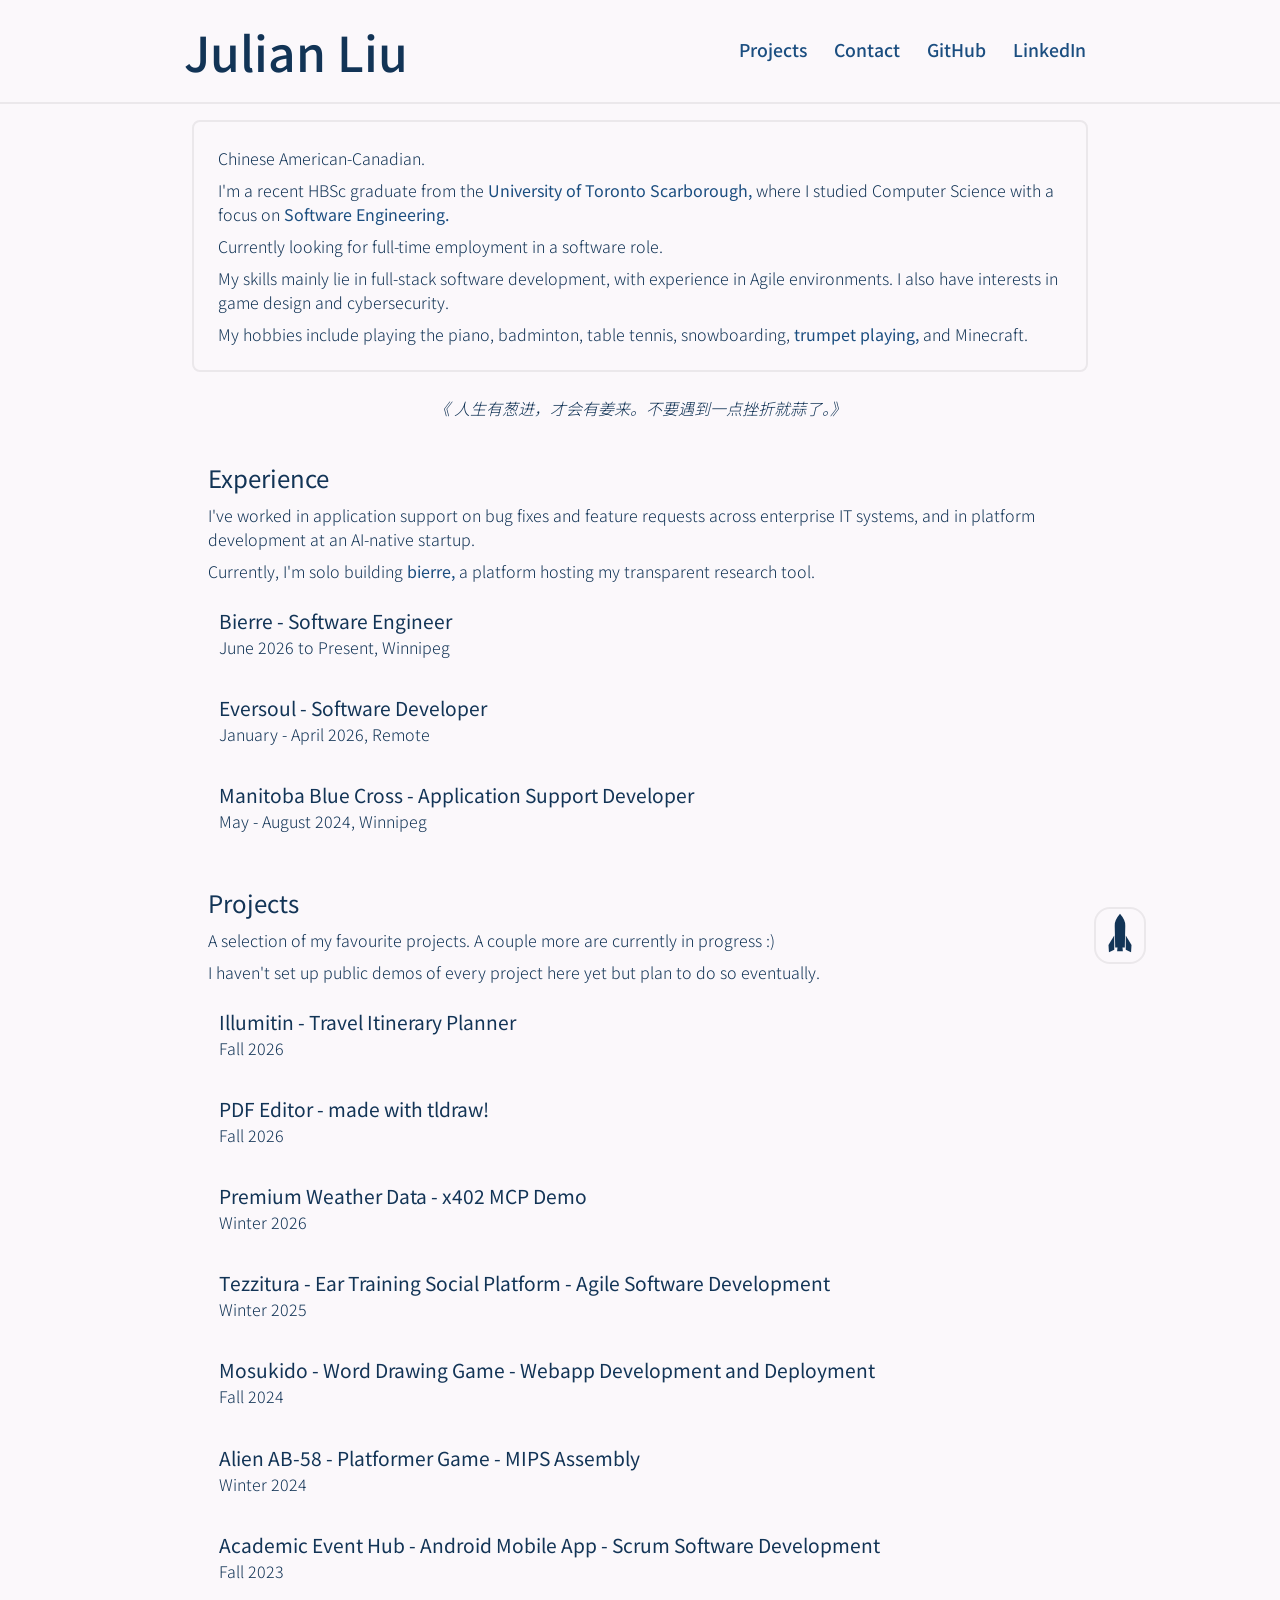
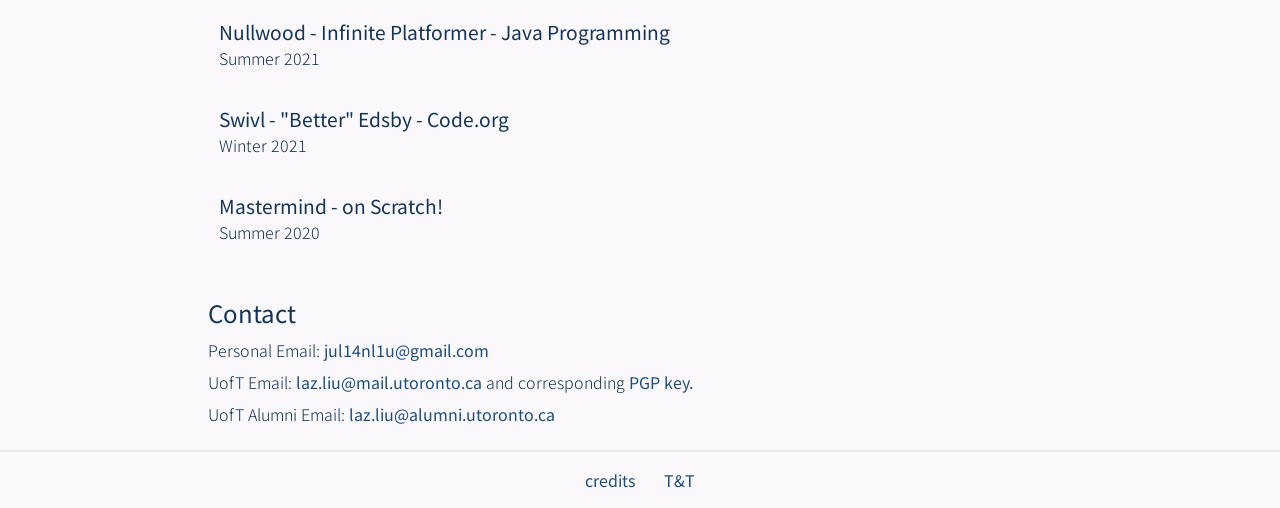
<file: index.html>
<!doctype html>
<html>
  <head>
    <meta charset="utf-8" />
    <title>Julian Liu</title>
    <link rel="icon" type="image/svg" href="favicon/favicon.svg?">
    <link rel="preconnect" href="https://fonts.googleapis.com">
    <link rel="preconnect" href="https://fonts.gstatic.com" crossorigin>
    <link href="https://fonts.googleapis.com/css2?family=Noto+Sans+SC:wght@100..900&display=swap" rel="stylesheet">
    <link href="style/main.css" rel="stylesheet" type="text/css" />
    <script type="module" src="js/index.mjs"></script>
  </head>
  <body>
    <header id="page-header">
      <div id="header-content">
        <a href="./" id="title">
          <span class="gradient-title">Julian Liu</span>
        </a>
        <div id="nav">
          <a href="#projects" class="nav-item">Projects</a>
          <a href="#contact" class="nav-item">Contact</a>
          <a href="https://github.com/jl141" target="_blank" class="nav-item">GitHub</a>
          <a href="https://linkedin.com/in/lazjl" target="_blank" class="nav-item">LinkedIn</a>
        </div>
      </div>
    </header>
    <main>
      <section class="intro border">
        <p>Chinese American-Canadian.</p>
        <p>
          I'm a recent HBSc graduate from the 
          <a href="https://www.utsc.utoronto.ca/home/" target="_blank">
            University of Toronto Scarborough,
          </a>
          where I studied Computer Science with a focus on
          <a href="https://utsc.calendar.utoronto.ca/specialist-program-computer-science-software-engineering-stream-science-scspe0795" target="_blank">
            Software Engineering.
          </a>
        </p>
        <p>
          Currently looking for full-time employment in a software role.
        </p>
        <p>
          My skills mainly lie in full-stack software development, with experience in Agile environments.
          I also have interests in game design and cybersecurity. 
        </p>
        <p>
          My hobbies include playing the piano, badminton, table tennis, snowboarding,
          <a href="https://youtu.be/ExcPNAfu9VY?si=Gp5NIS3M0Ign_WTQ&t=7467" target="_blank">
            trumpet playing,
          </a>
          and Minecraft.
        </p>
      </section>
      <section>
        <p class="quote-tl">
          <span class="quote-zh">《 人生有葱进，才会有姜来。不要遇到一点挫折就蒜了。》</span>
          <span class="quote-en">
            "Life is like a journey where you need both scallions and ginger to grow.
            Don't give up at the first sign of garlic."
          </span>
        </p>
      </section>
      <section>
        <h3 id="experience">Experience</h3>
        <p>
          I've worked in application support on bug fixes and feature requests across enterprise IT systems,
          and in platform development at an AI-native startup. 
        </p>
        <p>
          Currently, I'm solo building
          <a href="https://bierre.ca" target="_blank">bierre,</a> 
          a platform hosting my transparent research tool.
        </p>
        <article>
          <header>
            <h4>Bierre - Software Engineer</h4>
            <time>June 2026 to Present, Winnipeg</time>
          </header>
          <details name="experience">
            <summary></summary>
            <ul>
              <li>Designed and built a scholarly research platform for transparent search & ranking. </li>
              <li>Engineered a smart search pipeline that uses open-source libraries to help rank research papers based on the user's research domain, while noting important metrics: citation count, impact factor.</li>
              <li>Two-service system, deployed with Docker on a self-managed AWS Lightsail VM, plus an Nginx reverse proxy for per-route rate limiting.</li>
              <li>Planned development work by writing PRDs and implementation plans to scope and chunk features, then directed iterative Claude Code/GitHub Copilot sessions using custom skills to enforce brevity, Python code quality, modularity, and complete testing.</li>
              <li>Integrated Sentry for observability, which pinpointed erroneous logic and slow endpoints.</li>
            </ul>
          </details>
        </article>
        <article>
          <header>
            <h4>Eversoul - Software Developer</h4>
            <time> January - April 2026, Remote</time>
          </header>
          <details name="experience">
            <summary></summary>
            <ul>
              <li>Designed and built a product site from a Figma design to an Azure App Service deployment. React app with the Vite framework, backed by an ASP.NET Core REST API written in C#. </li>
              <li>Integrated Azure AI services to create live conversational avatars with custom cloned voices.</li>
              <li>Implemented a PWA enabling Android/iOS mobile installation and app-like access to the platform.</li>
            </ul>
          </details>
        </article>
        <article>
          <header>
            <h4>Manitoba Blue Cross - Application Support Developer</h4>
            <time>May - August 2024, Winnipeg</time>
          </header>
          <details name="experience">
            <summary></summary>
            <ul>
              <li>Modified student healthcare enrolment file processing to process several files per job, improving AWS ECS container compute utilization by 4.5 times. </li>
              <li>Resolved field-population defects in enrolment reports, working with the reporting analyst to ensure accurate, up-to-date data for the Member Services team.</li>
              <li>Redesigned employee salary table UI with input from business users and the application support team, giving Underwriting Department staff a clear view of salary changes.</li>
            </ul>
          </details>
        </article>
      </section>
      <section>
        <h3 id="projects">Projects</h3>
        <p>A selection of my favourite projects. A couple more are currently in progress :)</p>
        <p>I haven't set up public demos of every project here yet but plan to do so eventually.</p>
        <article>
          <header>
            <h4>Illumitin - Travel Itinerary Planner</h4>
            <time>Fall 2026</time>
          </header>
          <details name="projects">
            <summary></summary>
            <ul>
              <li>Illumitin is a dedicated itinerary planner tool, for those who take pride in clear travel plans.</li>
              <li>You <i>could</i> plan with Google Docs or Notes apps, but Illumitin provides a pretty UI and traveler-focused tools.</li>
              <li>Link to site: <a href="https://illumitin.com/" target="_blank">Illumitin</a></li>
              <li>Teammate: Kyleen Zhang</li>
            </ul>
          </details>
        </article>
        <article>
          <header>
            <h4>PDF Editor - made with tldraw!</h4>
            <time>Fall 2026</time>
          </header>
          <details name="projects">
            <summary></summary>
            <ul>
              <li>Extended tldraw's <a href="https://tldraw.dev/examples/pdf-editor" target="_blank">PDF Editor example</a> to support saved edits, scratch pages, page previews, and more.</li>
              <li>Currently helps me teach math online, and would have been very nice to have during my studies.</li>
              <li>Link to site: <a href="https://tldraw-pdf.vercel.app/" target="_blank">tldraw PDF Editor</a></li>
              <li>Link to repo: <a href="https://github.com/jl141/tldraw-pdf" target="_blank">GitHub</a></li>
            </ul>
          </details>
        </article>
        <article>
          <header>
            <h4>Premium Weather Data - x402 MCP Demo</h4>
            <time>Winter 2026</time>
          </header>
          <details name="projects">
            <summary></summary>
            <ul>
              <li>Built an MCP/HTTP server in Python that implements the x402 payment protocol to enable programmatic access to paywalled data; usable by AI agents without API keys or account setups.</li>
              <li>Developed a live demo environment with Postman request flows and Claude Desktop tool integration to demonstrate the x402 payment flow for a class of computer science students.</li>
              <li>Team members: Auric Zhou, Matthew Iannantuono</li>
              <li>Slide deck: <a href="https://docs.google.com/presentation/d/1dpUEM1m-TKAj4nFKY8c3G9AsPIOtOPaRhTEVj_5yyGg/edit?usp=drive_link" target="_blank">Google Slides</a></li>
            </ul>
          </details>
        </article>
        <article>
          <header>
            <h4>Tezzitura - Ear Training Social Platform - Agile Software Development</h4>
            <time>Winter 2025</time>
          </header>
          <details name="projects">
            <summary></summary>
            <ul>
              <li>Led a team of five as Scrum Master to develop a real-time multiplayer ear training platform. Presented demos and deliverables over 4 sprints and organized the final class presentation.</li>
              <li>Built a CI/CD pipeline with GitHub Actions that caught multiple bugs before they made it to production.</li>
              <li>Designed and implemented the ear training exercise feature in the React frontend using <a href="https://tonejs.github.io" target="_blank">Tone.js</a> to produce instrument sounds and Tailwind CSS for an interactive keyboard.</li>
              <li>Team members: Weichun (Peter) Liu, Zixuan Ling, Ishtiaque Walid, Mingyuan Zhao</li>
            </ul>
          </details>
        </article>
        <article>
          <header>
            <h4>Mosukido - Word Drawing Game - Webapp Development and Deployment</h4>
            <time>Fall 2024</time>
          </header>
          <details name="projects">
            <summary></summary>
            <ul>
              <li>Designed and built a multiplayer online drawing game, where players "draw" prompts using text.</li>
              <li>Webapp comprised of an Angular frontend written in Typescript, served by a Go JSON-RPC API and MongoDB.</li>
              <li><a href="https://konvajs.org" target="_blank">Konva</a> for HTML Canvas support, WebRTC for event broadcasting, JWT authentication for user login security.</li>
              <li>Deployment was done on a Google Cloud Linux VM by containerizing the application with Docker Compose and serving it with an <a href="https://hub.docker.com/r/jwilder/nginx-proxy" target="_blank">automated Nginx reverse proxy.</a></li>
              <li>Teammate: Weichun (Peter) Liu</li>
            </ul>
          </details>
        </article>
        <article>
          <header>
            <h4>Alien AB-58 - Platformer Game - MIPS Assembly</h4>
            <time>Winter 2024</time>
          </header>
          <details name="projects">
            <summary></summary>
            <ul>
              <li>Programmed from scratch a solo platformer game, where the player attempts to destroy an alien boss with lazers.</li>
              <li>Development was done with the MARS MIPS simulator: <a href="https://dpetersanderson.github.io" target="_blank">https://dpetersanderson.github.io</a></li>
              <li>Demo video here: <a href="https://youtu.be/_EmWmvpCbSA?si=ozYpl4ls8lYSOeKL" target="_blank">YouTube</a></li>
            </ul>
          </details>
        </article>
        <article>
          <header>
            <h4>Academic Event Hub - Android Mobile App - Scrum Software Development</h4>
            <time>Fall 2023</time>
          </header>
          <details name="projects">
            <summary></summary>
            <ul>
              <li>With a group of classmates and following Scrum methodology, developed a mobile Android app designed to communicate and organize event scheduling, signups, and notifications between instructors and students.</li>
              <li>I primarily worked on the event exploration, RSVP, and rating features.</li>
              <li>Used Java in Android Studio to build the application, Git & GitHub for version control, Jira for user story management, and Google Firebase for the database.</li>
              <li>Team members: Isaiah Huska, Qinyun (Cari) Cai, Siyun (Sylvie) Gu, Darren Guerina</li>
            </ul>
          </details>
        </article>
        <article>
          <header>
            <h4>Nullwood - Infinite Platformer - Java Programming</h4>
            <time>Summer 2021</time>
          </header>
          <details name="projects">
            <summary></summary>
            <ul>
              <li>"You meet a mysterious twerp at a pub, who tells you of an old legend... There is said to be a sacred treasure of otherworldy riches held deep inside Nullwood. You, being a skilled warrior who has mastered magic and swordfighting, are unafraid to venture into the unknowns of Nullwood to claim the treasure..."</li>
              <li>Player run and jump from platform to platform, slashing their sword and casting offensive spells to defeat enemies in their path.</li>
              <li>The first platformer I made was cheesable: holding the space bar would prevent the small slime enemies from being able to charge their bite attack. This means the player could hold the space bar until all slimes have spawned, then kill them all at once with a couple AOE sword slashes.</li>
              <li>I made sure Nullwood wouldn't be cheesable: the player can run past enemies without getting hit by a melee attack, but overtaken enemies would begin launching offensive spells of their own, making it impossible for the player to get far without being overwhelmed by a wall of spellshots.</li>
              <li>Written in Java, developed in the <a href="https://www.greenfoot.org/door" target="_blank">Greenfoot</a> IDE.</li>
              <li>"Animated Pixel Adventurer" sprites from rvros on itch.io: <a href="https://rvros.itch.io/" target="_blank">https://rvros.itch.io/</a></li>
            </ul>
          </details>
        </article>
        <article>
          <header>
            <h4>Swivl - "Better" Edsby - Code.org</h4>
            <time>Winter 2021</time>
          </header>
          <details name="projects">
            <summary></summary>
            <ul>
              <li>The assignment was to create an online shop. Instead, I thought I was pro and decided to build a "better" version of <a href="https://www.edsby.com" target="_blank">Edsby</a>, the learning management platform that my high school was using to organize class information in the pivot to online education. It was harder than I thought, so I ended up empathizing with the creators of Edsby.</li>
              <li>Written with Javascript in Code.org's App Lab. Some functions became deprecated so my live messaging no longer works, but I was quite proud of it. I also had class bulletin boards, and charts to map out student assessment performance.</li>
              <li>Link to app here: <a href="https://studio.code.org/projects/applab/951e17b0-c501-4ecd-9e44-e7f13c862ee0" target="_blank">Code.org App Lab.</a> Log in as <code>demomember</code> with password <code>memberpassword</code> to explore a small demo of this old project :)</li>
            </ul>
          </details>
        </article>
        <article>
          <header>
            <h4>Mastermind - on Scratch!</h4>
            <time>Summer 2020</time>
          </header>
          <details name="projects">
            <summary></summary>
            <ul>
              <li>I had a short obsession with playing Mastermind, the legendary code-breaking game, but couldn't go to my friend's house to play due to COVID-19. Scratch to the rescue! Play here: <a href="https://scratch.mit.edu/projects/408095679/" target="_blank">https://scratch.mit.edu/projects/408095679/</a></li>
            </ul>
          </details>
        </article>
    </section>
    <section>
      <h3 id="contact">Contact</h3>
      <p>Personal Email: <a href="mailto:jul14nl1u@gmail.com">jul14nl1u@gmail.com</a></p>
      <p>UofT Email: <a href="mailto:laz.liu@mail.utoronto.ca">laz.liu@mail.utoronto.ca</a> and corresponding <a href="https://keys.openpgp.org/search?q=laz.liu@mail.utoronto.ca" target="_blank">PGP key.</a></p>
      <p>UofT Alumni Email: <a href="mailto:laz.liu@alumni.utoronto.ca">laz.liu@alumni.utoronto.ca</a></p>
    </section>
    </main>
    <a href="#" id="recall">
      <img src="icons/rocket.svg" height="48">
    </a>
    <footer>
      <a href="./credits.html">credits</a>
      <a href="./tnt.html">T&T</a>
    </footer>
  </body>
</html>
</file>
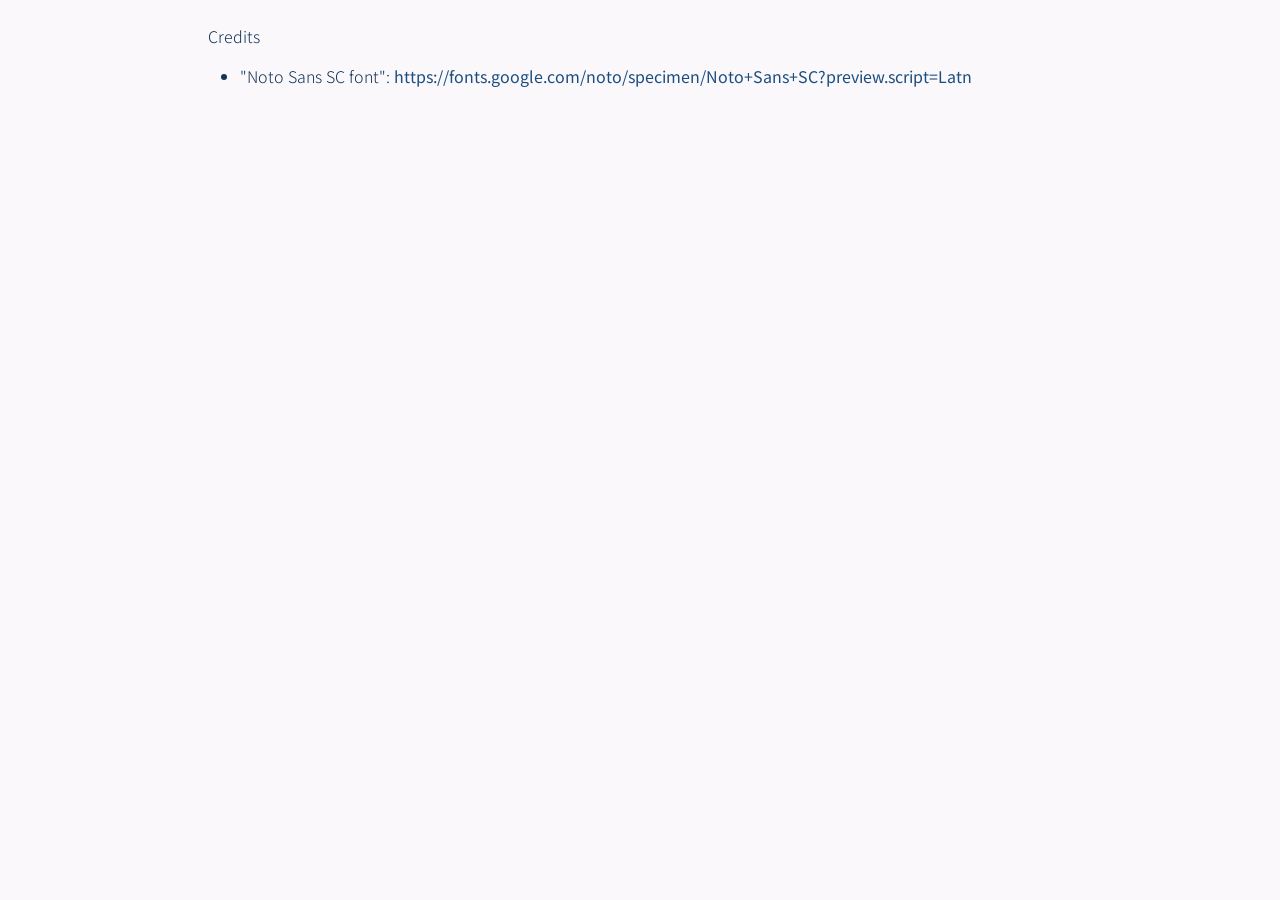
<file: credits.html>
<!doctype html>
<html>
  <head>
    <meta charset="utf-8" />
    <title>Julian Liu</title>
    <link rel="preconnect" href="https://fonts.googleapis.com">
    <link rel="preconnect" href="https://fonts.gstatic.com" crossorigin>
    <link href="https://fonts.googleapis.com/css2?family=Noto+Sans+SC:wght@100..900&display=swap" rel="stylesheet">
    <link href="style/main.css" rel="stylesheet" type="text/css" />
    <script type="module" src="js/index.mjs"></script>
  </head>
  <body>
    <main>
      <section>
        <p class="section-title">Credits</p>
        <ul>
          <li>"Noto Sans SC font": <a href="https://fonts.google.com/noto/specimen/Noto+Sans+SC?preview.script=Latn">https://fonts.google.com/noto/specimen/Noto+Sans+SC?preview.script=Latn</a></li>
        </ul>
      </section>
    </main>
  </body>
</html>
</file>
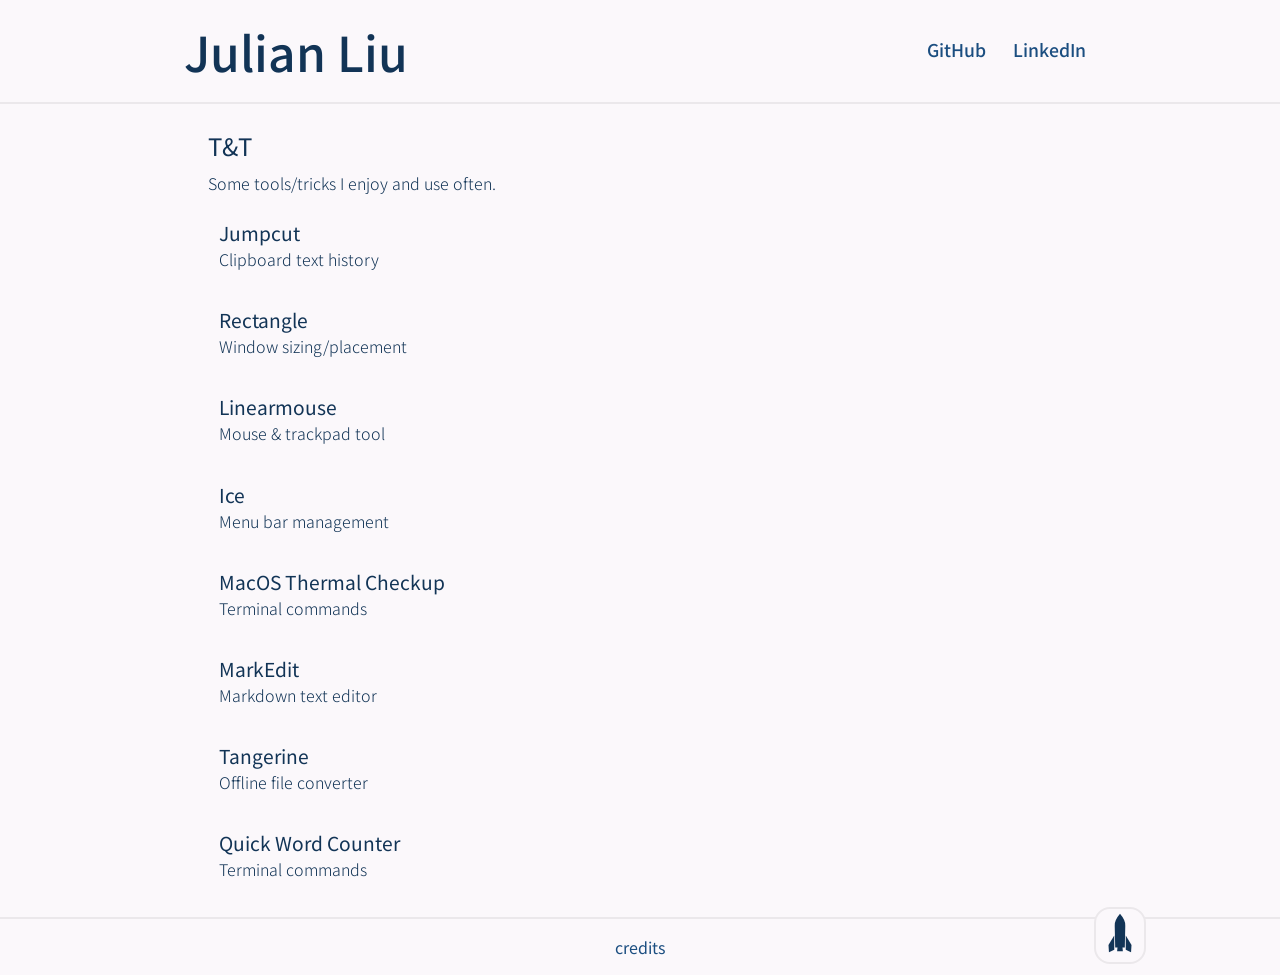
<file: tnt.html>
<!doctype html>
<html>
  <head>
    <meta charset="utf-8" />
    <title>Julian Liu</title>
    <link rel="icon" type="image/svg" href="favicon/favicon.svg?">
    <link rel="preconnect" href="https://fonts.googleapis.com">
    <link rel="preconnect" href="https://fonts.gstatic.com" crossorigin>
    <link href="https://fonts.googleapis.com/css2?family=Noto+Sans+SC:wght@100..900&display=swap" rel="stylesheet">
    <link href="style/main.css" rel="stylesheet" type="text/css" />
    <script type="module" src="js/index.mjs"></script>
  </head>
  <body>
    <header id="page-header">
      <div id="header-content">
        <a href="./" id="title">
          <span class="gradient-title">Julian Liu</span>
        </a>
        <div id="nav">
          <a href="https://github.com/jl141" target="_blank" class="nav-item">GitHub</a>
          <a href="https://linkedin.com/in/lazjl" target="_blank" class="nav-item">LinkedIn</a>
        </div>
      </div>
    </header>
    <main>
      <section>
        <h3 id="notes">T&T</h3>
        <p>
          Some tools/tricks I enjoy and use often.
        </p>
        <article>
          <header>
            <h4>Jumpcut</h4>
            <time>Clipboard text history</time>
          </header>
          <details name="experience">
            <summary></summary>
            <ul>
              <li>Simple MacOS clipboard history.</li>
              <li>I only need clipboard history for text. Maybe I'll hack this or switch to something else if I end up needing image support.</li>
              <li>Link to site: <a href="https://snark.github.io/jumpcut/" target="_blank">Jumpcut</a></li>
            </ul>
          </details>
        </article>
        <article>
          <header>
            <h4>Rectangle</h4>
            <time>Window sizing/placement</time>
          </header>
          <details name="experience">
            <summary></summary>
            <ul>
              <li>Offers straightforward keybinds to resize and move windows around. Can also easily move windows across multiple displays.</li>
              <li>Cleaner than manual resizing and faster than MacOS's built-in resize menu.</li>
              <li>Link to site: <a href="https://rectangleapp.com" target="_blank">Rectangle</a></li>
            </ul>
          </details>
        </article>
        <article>
          <header>
            <h4>Linearmouse</h4>
            <time>Mouse & trackpad tool</time>
          </header>
          <details name="experience">
            <summary></summary>
            <ul>
              <li>I enjoy pointer acceleration when I'm using my Macbook's trackpad. I do not enjoy it when I'm trying to play Osu or Minecraft.</li>
              <li>Linearmouse offers control over pointer speed/acceleration and scroll direction across different tracking devices.</li>
              <li>Link to site: <a href="https://linearmouse.app/en/" target="_blank">Linearmouse</a></li>
            </ul>
          </details>
        </article>
        <article>
          <header>
            <h4>Ice</h4>
            <time>Menu bar management</time>
          </header>
          <details name="experience">
            <summary></summary>
            <ul>
              <li>Hides messy menu bar until you hover over it.</li>
              <li>Control item spacing for space efficiency. Mine are quite compact :)</li>
              <li>Search through menu bar items (not updated for newer MacOS versions yet).</li>
              <li>Link to site: <a href="https://icemenubar.app" target="_blank">Ice Menu Bar</a></li>
            </ul>
          </details>
        </article>
        <article>
          <header>
            <h4>MacOS Thermal Checkup</h4>
            <time>Terminal commands</time>
          </header>
          <details name="experience">
            <summary></summary>
            <ul>
              <li>I'm not aware of an easier way to check thermal load on MacOS. Need root permissions for <code>powermetrics</code>; give password to <code>sudo</code>.</li>
              <li>Flag <code>-s</code> specifies the type of sampler, and <code>-n</code> specifies the number of samples.</li>
                <pre><samp>
                  % sudo powermetrics -s thermal -n 1
                </samp></pre>
              <li>The result varies between: nominal, moderate, heavy, sleeping, & trapping. Should probably let your Mac cool down if at heavy or beyond.</li>
            </ul>
          </details>
        </article>
        <article>
          <header>
            <h4>MarkEdit</h4>
            <time>Markdown text editor</time>
          </header>
          <details name="experience">
            <summary></summary>
            <ul>
              <li>If I'm editing a lone markdown file (not part of some project repo) then I'll use <a href="https://github.com/MarkEdit-app/MarkEdit" target="_blank">MarkEdit</a> instead of VSCode.</li>
              <li>Clean UI, with several preview options if you install the <a href="https://github.com/MarkEdit-app/MarkEdit-preview" target="_blank">preview extension</a>.</li>
            </ul>
          </details>
        </article>
        <article>
          <header>
            <h4>Tangerine</h4>
            <time>Offline file converter</time>
          </header>
          <details name="experience">
            <summary></summary>
            <ul>
              <li>Quite convenient. Check it out here: <a href="https://tangerineformac.com" target="_blank">Tangerine for Mac</a></li>
            </ul>
          </details>
        </article>
        <article>
          <header>
            <h4>Quick Word Counter</h4>
            <time>Terminal commands</time>
          </header>
          <details name="experience">
            <summary></summary>
            <ul>
              <li>Using <code>wc</code> in your shell is quicker than looking up a tool online, and uses <code>heredoc</code> to avoid having to escape apostrophes and quotations.</li>
              <li>Start with this. The <code>-w</code> flag tells the <code>wc</code> tool to only count words. The double "less-than" feeds the impromptu document into <code>wc</code>.</li>
                <pre><samp>
                  % wc -w &lt;&lt; 'EOF'
                </samp></pre>
              <li>Enter, then paste your text.</li>
                <pre><samp>
                  heredoc> "THERE IT IS THAT'S THE WIN" - Marc Robert Lamont
                </samp></pre>
              <li>To end the file, type <code>EOF</code> on a new line. The word count will show up in the next line.</li>
                <pre><samp>
                  heredoc> the rain went away but the puddles cling around
                  heredoc> EOF
                        19
                </samp></pre>
            </ul>
          </details>
        </article>
      </section>
    </main>
    <a href="#" id="recall">
      <img src="icons/rocket.svg" height="48">
    </a>
    <footer>
      <a href="./credits.html">credits</a>
    </footer>
  </body>
</html>
</file>
<file: style/main.css>
:root {
  --bg-page: #FBF8FB;
  --bg-highlight: #dce6e0;
  --border: #EBE8EB;
  --primary: #CDE6EE;
  --secondary: #B2D1Bf;
  --button: #d1e4eb;
  --text: #123456;
  --title: #1B4E80;
  --link: #1B4E80;
  --gradient-ramp-title: linear-gradient( 
    47deg,
    #123456,#123456,#123456,#123456,
    #123456,#123456,#123456,#123456,
    #b2d1cc,#b2c9d1,#b2bcd1,#b5b2d1
  );
  --gradient-size-title: 500% 500%;
  --gradient-duration-title: 5s;
  --gradient-ramp: linear-gradient( 
    47deg,
    #b2d1cc,#b2c9d1,#b2bcd1,#b5b2d1
  );
  --gradient-size: 500% 500%;
  --gradient-duration: 5s; 
}

html {
  overflow: -moz-scrollbars-vertical;
  margin: 0;
  padding: 0;
  height: 100%;
  scroll-behavior: smooth;
}
html::-webkit-scrollbar {
  display: none;
}

body {
  background: var(--bg-page);
  display: flex;
  flex-direction: column;
  align-items: center;
  box-sizing: border-box;

  margin: 0;
  padding: 0;
  height: 100%;

  font-family: "Noto Sans SC", Verdana, sans-serif;
  font-optical-sizing: auto;
  font-weight: 300;
  font-style: normal;
  font-size: 16px;
  color: var(--text);
}

header#page-header {
  background: var(--bg-page);
  min-width: 100%;
  max-width: 100%;
  padding: 1rem 2rem;
  border-bottom: 2px solid var(--border);
  box-sizing: border-box;
  display: flex;
  flex-direction: column;
  align-items: center;
}

header#page-header #header-content {
  min-width: 75%;
  max-width: 75%;
  display: flex;
  flex-direction: right;
  align-items: center;
}

header#page-header #title {
  color: var(--title);
  text-decoration: none;
  font-size: 3rem;
  font-weight: 500;
}

header#page-header #nav {
  display: flex;
  flex-direction: right;
  justify-content: flex-end;
  gap: 0.5rem;
  flex-grow: 1;
}

.nav-item {
  color: var(--title);
  text-decoration: none;
  font-size: 1.1rem;
  font-weight: 500;
  padding: 0.3rem 0.6rem 0.5rem;
  border-radius: 1rem;
  transition: 
    border-radius 0.5s ease,
    background-color 0.2s ease;
}
.nav-item:hover {
  border-radius: 0.2rem;
  background-color: var(--button);
}

@keyframes gradient-animation {
  0%   { background-position: 0%   50%; }
  50%  { background-position: 100% 50%; }
  100% { background-position: 0%   50%; }
}

.gradient-title {
  background-image: var(--gradient-ramp-title);
  color: transparent;
  background-clip: text;
  -webkit-background-clip: text;
  background-size: var(--gradient-size-title);
  animation: gradient-animation var(--gradient-duration-title) ease infinite;
}

.gradient-bg {
  background-image: var(--gradient-ramp);
  background-size: var(--gradient-size);
  animation: gradient-animation var(--gradient-duration) ease infinite;
}

main {
  flex-grow: 1;
  min-width: 70%;
  max-width: 70%;
}

.intro {
  margin: 1rem 0rem 0rem;
  padding: 1rem;
}

section {
  background: var(--bg-page);
  margin: 0.5rem 0rem;
  padding: 0.5rem;
}

article {
  margin: 0.2rem;
  padding: 0.5rem;
  border-radius: 1rem;
  transition: 
    border-radius 0.5s ease,
    background-color 0.2s ease;
}
article:hover {
  border-radius: 0.2rem;
  background-color: var(--bg-highlight);
}

h3 {
  margin: 0.5rem;
  font-size: 1.5rem;
  font-weight: 400;
}

header > h4 {
  margin: 0.5rem 0.5rem 0rem;
  font-size: 1.2rem;
  font-weight: 400;
}

header > time {
  margin: 0rem 0.5rem 0.5rem;
}

details {
  margin: 0rem 0.7rem 0.5rem;
  interpolate-size: allow-keywords;
  list-style: none;
}
details > summary {
  display: none;
}
details::details-content {
  height: 0;
  overflow: hidden;
  opacity: 0;
  margin: 0;
  transition: 
    height 0.5s ease, 
    opacity 0.5s ease, 
    content-visibility 0.5s ease allow-discrete;
}
details[open]::details-content {
  height: auto;
  opacity: 1;
}

a {
  text-decoration: none;
  color: var(--link);
  font-weight: 400;
}

p {
  margin: 0.5rem;
}

code {
  background-color: var(--border);
  border-radius: 0.2rem;
  padding: 0 0.2rem;
}

li ~ pre {
  background-color: var(--text);
  padding: 0rem 0.8rem;
  margin: 0.5rem 0;
}

pre > samp {
  background-color: transparent;
  color: var(--primary);
}

/* Quote with translation on hover */
.quote-tl {
  display: grid;
  overflow: hidden;
  text-align: center;
  font-style: italic;
}
.quote-tl > span {
  grid-area: 1 / 1; /* stack both lines in one cell */
  transition: transform 0.5s ease, opacity 0.3s ease;
}
.quote-zh {
  transform: translateY(0);
  opacity: 1;
}
.quote-en {
  transform: translateY(100%);
  opacity: 0;
}
.quote-tl:hover .quote-zh {
  transform: translateY(-100%);
  opacity: 0;
}
.quote-tl:hover .quote-en {
  transform: translateY(0);
  opacity: 1;
}

.border {
  border-radius: 0.5rem;
  border: 2px solid var(--border);
  box-sizing: border-box;
}

.button {
  background-color: var(--button);
}

/* "Recall" element: brings user back to top of page */
#recall {
  position: fixed;
  bottom: -4rem;
  right: calc(8% + 2rem);
  min-height: 3rem;
  min-width: 3rem;
  text-decoration: none;
  border-radius: 1rem;
  border: 2px solid var(--border);
  background-color: var(--bg-page);
  transition: all 0.5s ease;
  animation: recall-rise ease forwards;
  animation-timeline: scroll(root);
  animation-range: 0 8rem;
  box-sizing: border-box;
}
#recall::after {
  content: "";
  position: absolute;
  top: 2.6rem;
  left: 50%;
  width: 0.9rem;
  height: 3rem;
  transform: translateX(-50%) scale(0.2);
  transform-origin: top center;
  background: radial-gradient(
    ellipse 45% 105% at 50% 10%,
    #f4eaff 0%,
    #c9b6ff 12%,
    #7c8dff 34%,
    rgba(220, 92, 255, 0.7) 56%,
    rgba(255, 92, 190, 0.22) 74%,
    /* alternatively, warmer hues
    #fff8d6 0%,
    #ffd166 12%,
    #ff8c42 34%,
    rgba(232, 74, 47, 0.7) 56%,
    rgba(232, 74, 47, 0.22) 74%,
    */
    transparent 100%
  );
  opacity: 0;
  pointer-events: none;
  transition: opacity 0.5s ease-out, transform 0.5s ease;
}
#recall:hover {
  min-height: 6rem;
  border-radius: 0.2rem;
  border: 2px solid var(--button);;
  background-color: var(--button);
}
#recall:hover::after {
  transform: translateX(-50%) scale(1);
  opacity: 0.8;
}
@keyframes recall-rise {
  to { bottom: 2rem; }
}

footer {
  background: var(--bg-page);
  text-align: center;
  min-width: 100%;
  min-height: fit-content;
  padding: 1rem 0rem;
  flex-grow: 0;
  flex-shrink: 0;
  border-top: 2px solid var(--border);
  box-sizing: border-box;
}

footer > a {
  padding: 0 0.8rem;
}
</file>
